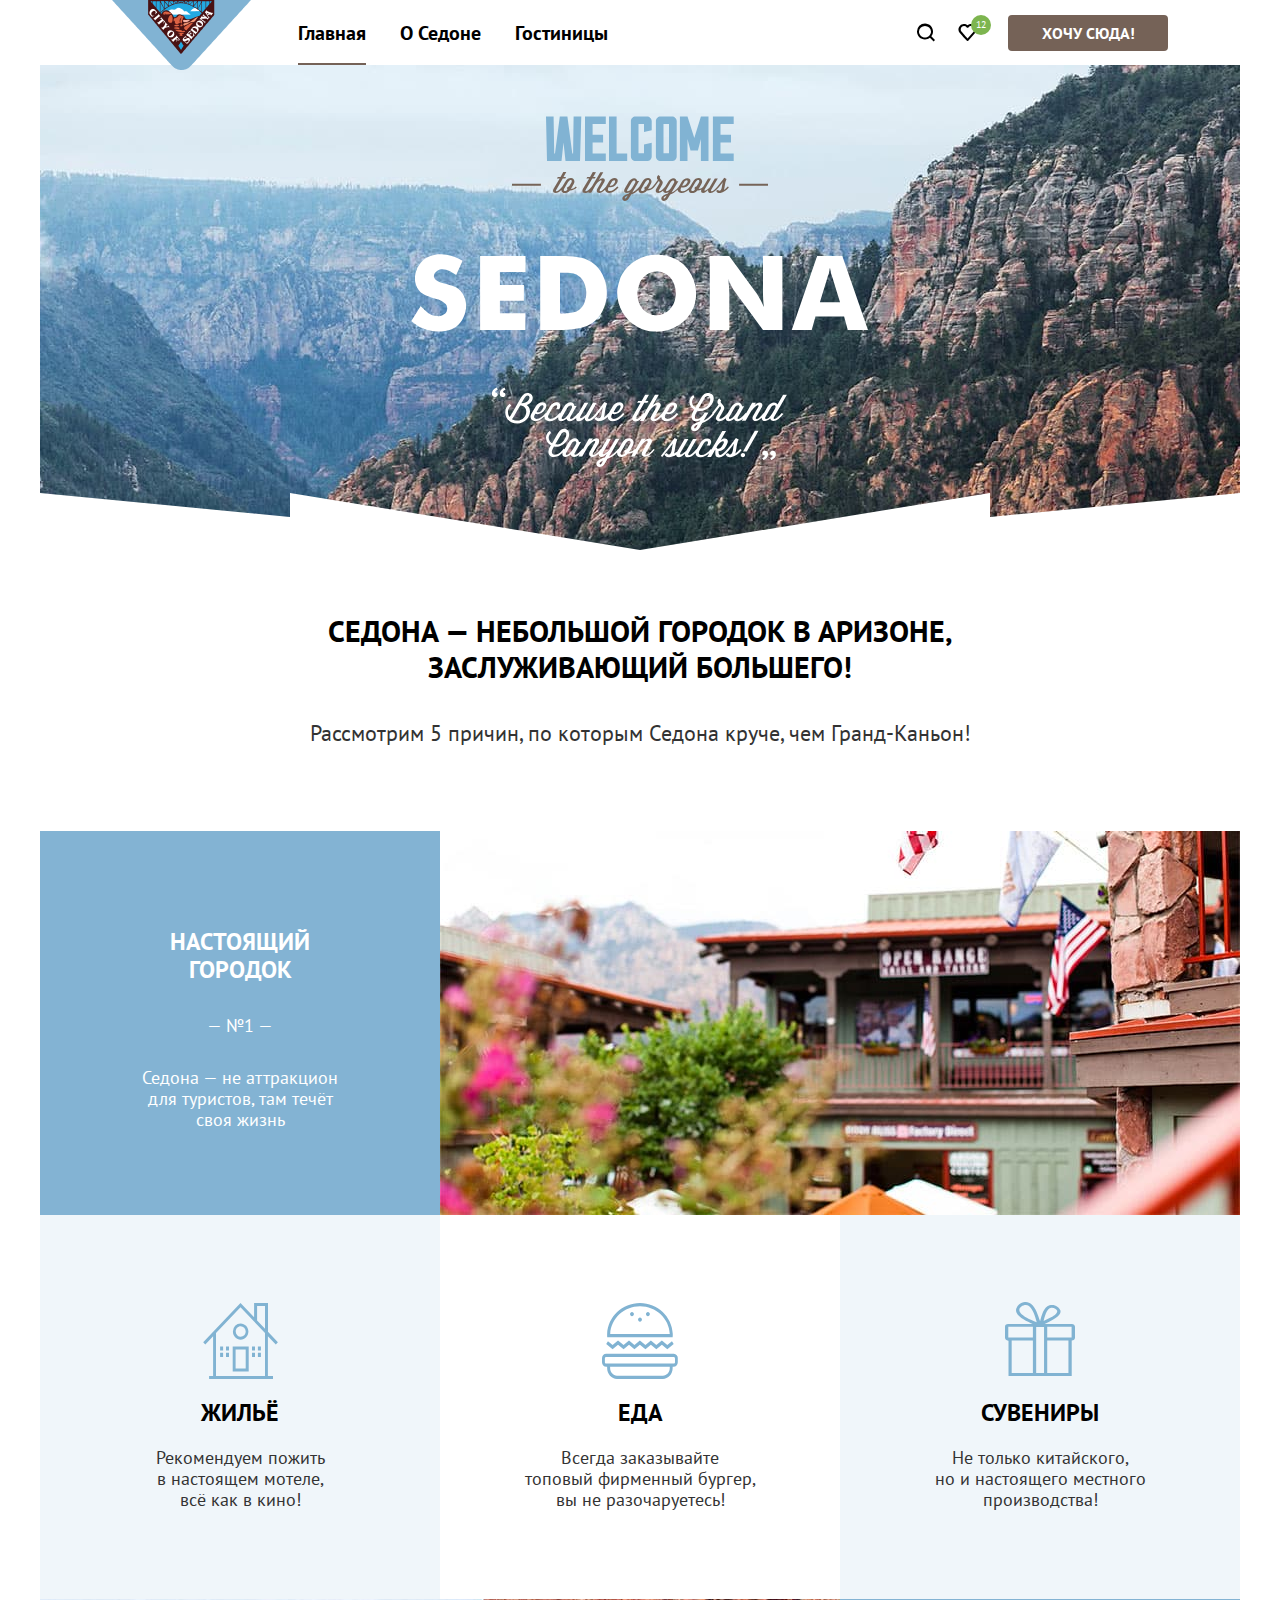
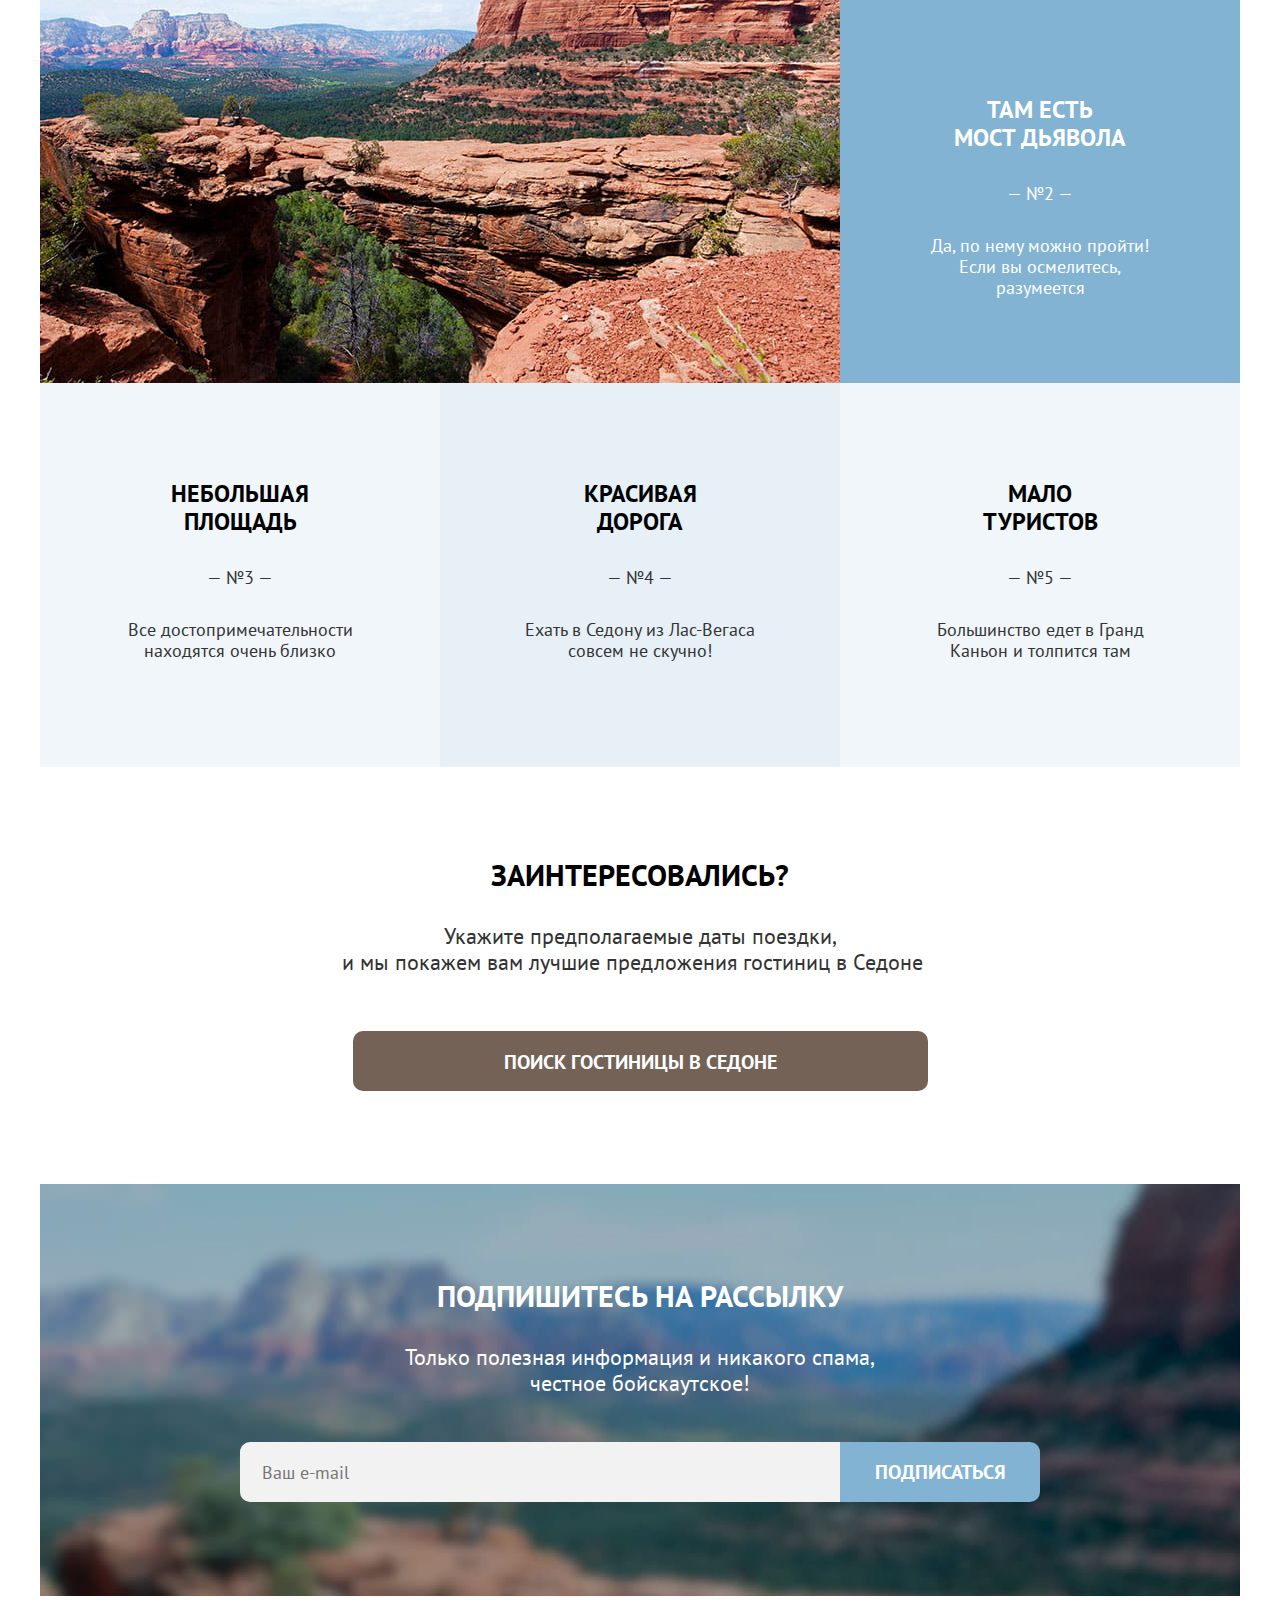
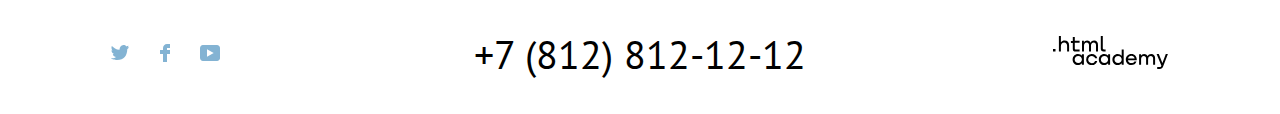
<file: sedona/index.html>
<!DOCTYPE html>

<html class="page" lang="ru">

<head>

  <meta charset="utf-8">

  <title>Седона небольшой городок в Аризоне</title>

  <link rel="stylesheet" href="css/styles.css">

  <link rel="icon" href="favicon.ico">

  <link rel="icon" href="img/icons/favicon-32.png" type="image/png" sizes="32x32">

</head>

<body class="content">

  <header class="page-header">

    <nav class="header-navigation">

      <a class="logo-link">

        <img class="nav-logo" src="img/icons/sedona-logo.png" width="139" height="70" alt="Сити оф Седона логотип.">

      </a>

      <ul class="nav-menu">

        <li class="nav-item active-nav-item">

          <a class="nav-link">Главная</a>

        </li>

        <li class="nav-item">

          <a class="nav-link" href="#">О Седоне</a>

        </li>

        <li class="nav-item">

          <a class="nav-link" href="catalog.html">Гостиницы</a>

        </li>
      </ul>

      <div class="user-nav">

        <a class="icon-link" href="#">

          <span class="visually-hidden">Поиск.</span>

          <svg class="search-icon" aria-hidden="true" focusable="false" width="19" height="19" viewBox="0 0 19 19"
            fill="none" xmlns="http://www.w3.org/2000/svg" role="img" aria-label="Кнопка поиска.">
            <path
              d="m19.03 17.05-3.71-3.7c1-1.3 1.7-3 1.7-4.9 0-4.4-3.61-8-8.02-8a8.12 8.12 0 0 0-8.03 8.1c0 4.4 3.61 8 8.03 8 1.8 0 3.5-.6 4.91-1.7l3.71 3.7 1.4-1.5ZM9 14.55c-3.31 0-6.02-2.7-6.02-6a6.03 6.03 0 0 1 12.03 0c0 3.3-2.7 6-6.01 6Z" />
          </svg>

        </a>

        <a class="icon-link" href="#">

          <span class="visually-hidden">Избранное.</span>

          <svg class="heart-icon" aria-hidden="true" focusable="false" width="19" height="17" viewBox="0 0 19 17"
            fill="none" xmlns="http://www.w3.org/2000/svg" role="img" aria-label="Кнопка избранное.">
            <path
              d="M9.44 17c-.3 0-.6-.1-.8-.4-5.41-6.1-6.72-7.5-7.02-7.9A5.4 5.4 0 0 1 6.03 0c1.3 0 2.51.5 3.51 1.3a5.47 5.47 0 0 1 9.03 4.1c0 1.3-.5 2.5-1.3 3.4l-7.02 7.9c-.2.2-.4.3-.8.3ZM3.43 7.5c.3.4 3.5 4 6.11 6.9l6.22-7c.5-.5.7-1.2.7-2 0-1.8-1.5-3.3-3.3-3.3-1 0-2.01.5-2.71 1.3-.3.3-.6.4-.9.4-.3 0-.6-.2-.8-.4a3.7 3.7 0 0 0-2.72-1.3c-1.8 0-3.3 1.5-3.3 3.3-.1.9.3 1.6.7 2.1-.1 0-.1 0 0 0Z" />
          </svg>

          <span class="icon-button-counter">12</span>

        </a>

        <a class="button secondary-button user-nav-button" href="#">Хочу сюда!</a>
      </div>
    </nav>
  </header>

  <main class="main-container  main-index">

    <div class="main-promo">

      <h1 class="visually-hidden">Туристический город Седона.</h1>

    </div>

    <section class="benefits">

      <h2 class="visually-hidden">Преимущества Седоны.</h2>

      <div class="benefits-description">

        <p class="section-title">Седона — небольшой городок в Аризоне, заслуживающий большего!</p>

        <p class="section-description">Рассмотрим 5 причин, по которым Седона круче, чем Гранд-Каньон!</p>

      </div>

      <ol class="benefit-list">

        <li class="benefit-item large-benefit-item">

          <div class="wrapper-large-benefit">

            <h3 class="benefit-title">Настоящий <br>городок</h3>

            <span class="benefit-num">— №1 —</span>

            <p class="benefit-text">Седона — не аттракцион<br> для туристов, там течёт <br> своя жизнь</p>

          </div>

          <img class="benefit-img" src="img/content/sedona-houses.jpg" width="800" height="384"
            alt="Фото города Седона с заведениями.">

          <ul class="benefit-list benefit-list-inner">

            <li class="benefit-item">

              <h4 class="benefit-title">Жильё</h4>

              <p class="benefit-text">Рекомендуем пожить <br> в настоящем мотеле,<br> всё как в кино!</p>

            </li>

            <li class="benefit-item">

              <h4 class="benefit-title">Еда</h4>

              <p class="benefit-text">Всегда заказывайте<br> топовый фирменный бургер,<br> вы не разочаруетесь!</p>

            </li>

            <li class="benefit-item">

              <h4 class="benefit-title">Сувениры</h4>

              <p class="benefit-text">Не только китайского,<br> но и настоящего местного<br> производства!</p>

            </li>
          </ul>
        </li>

        <li class="benefit-item large-benefit-item">

          <div class="wrapper-large-benefit">

            <h3 class="benefit-title">Там есть<br> мост дьявола</h3>

            <span class="benefit-num">— №2 —</span>

            <p class="benefit-text">Да, по нему можно пройти!<br> Если вы осмелитесь,<br> разумеется</p>

          </div>

          <img class="benefit-img" width="800" height="384" src="img/content/devils-bridge.jpg"
            alt="Фото Моста Дьявола: Природного каменного моста между скалами.">

        </li>

        <li class="benefit-item">

          <h3 class="benefit-title">Небольшая<br> площадь</h3>

          <span class="benefit-num">— №3 —</span>

          <p class="benefit-text">Все достопримечательности<br> находятся очень близко</p>

        </li>

        <li class="benefit-item">

          <h3 class="benefit-title">Красивая<br> дорога</h3>

          <span class="benefit-num">— №4 —</span>

          <p class="benefit-text">Ехать в Седону из Лас-Вегаса<br> совсем не скучно!</p>

        </li>

        <li class="benefit-item">

          <h3 class="benefit-title">Мало<br> туристов</h3>

          <span class="benefit-num">— №5 —</span>

          <p class="benefit-text">Большинство едет в Гранд<br> Каньон и толпится там</p>

        </li>
      </ol>
    </section>

    <section class="search-section">

      <h2 class="visually-hidden">Поиск гостиниц.</h2>

      <p class="search-header">Заинтересовались?</p>

      <p class="search-caption">Укажите предполагаемые даты поездки,<br> <span class="search-caption-text">и мы покажем
          вам лучшие предложения гостиниц в
          Седоне</span></p>

      <a class="button secondary-button button-large" href="#">Поиск гостиницы в Седоне</a>

    </section>

    <section class="subscription-section">

      <h2 class="section-title">Подпишитесь на рассылку</h2>

      <p class="section-description">Только полезная информация и никакого спама,<br> честное бойскаутское!</p>

      <form class="email-form" action="https://echo.htmlacademy.ru/" method="post">

        <label class="email-input-label" for="email">

          <span class="visually-hidden">Ваш e-mail.</span>

          <input class="email-input" type="email" id="email" name="email" placeholder="Ваш e-mail">

        </label>

        <button class="button button-large" type="submit">Подписаться</button>

      </form>
    </section>
  </main>

  <footer class="page-footer">

    <ul class="network-list">

      <li class="network-item">

        <a class="network-link twitter-link" href="https://twitter.com/htmlacademy_ru" target="_blank">

          <svg class="network-icon" width="18" height="15" aria-hidden="true" focusable="false" viewBox="0 0 18 15"
            xmlns="http://www.w3.org/2000/svg" aria-label="Кнопка Твитера">
            <path
              d="M11.6.2c1.8-.5 3.2.3 3.8 1.2.7-.2 1.4-.5 2.1-.7 0 .9-.6 1.5-.9 1.8.7.1 1.4-.6 1.4-.6-.2 1-1.1 1.8-1.7 2C16.1 10.7 13 15.1 5.7 15h-.5c-.4 0-4.4-.5-5.2-1.9 2.4.2 4.1-.4 5-1.2-1-.3-2.9-.4-3.2-2.9.4.1.6.2 1.3.1C1.8 8.3.4 7.5.5 5.3c.3.3 1.1.5 1.4.5C1.1 5.6-.2 2.5.9.9c1.9 1.9 4 3.6 7.6 3.8C8.7 2.3 9.7.8 11.6.2Z" />
          </svg>

        </a>
      </li>

      <li class="network-item">

        <a class="network-link facebook-link" href="https://facebook.com/htmlacademy" target="_blank">

          <svg class="network-icon" width="10" height="18" aria-hidden="true" focusable="false" viewBox="00 10 18"
            xmlns="http://www.w3.org/2000/svg" role="img" aria-label="Кнопка Фэйсбука">
            <path d="M7 0C4.8 0 3 1.8 3 4v2H0v4h3v8h4v-8h3V6H7V4h3V0H7Z" />
          </svg>

        </a>
      </li>

      <li class="network-item">

        <a class="network-link youtube-link" href="https://www.youtube.com/c/HTMLAcademyRUS" target="_blank">

          <svg class="network-icon" width="20" height="16" aria-hidden="true" focusable="false" viewBox="0 0 20 16"
            xmlns="http://www.w3.org/2000/svg" role="img" aria-label="Кнопка Ютуба.">
            <path
              d="M17 0H2.9C1.2 0 0 1.5 0 3.2v9.5C0 14.5 1.2 16 2.9 16h14.3c1.5 0 2.9-1.5 2.9-3.2V3.2C19.9 1.5 18.7 0 17 0ZM7 11.8V4.2L13.7 8 7 11.8Z" />
          </svg>

        </a>
      </li>
    </ul>

    <a class="contact-number" href="tel:78128121212">+7 (812) 812-12-12</a>

    <a class="footer-logo-link" href="https://htmlacademy.ru" target="_blank">

      <span class="visually-hidden">Разработано HTML academy.</span>

      <svg class="footer-logo" width="115" height="34" xmlns="http://www.w3.org/2000/svg" role="img"
        aria-label="Логотип HTMLacademy">
        <path
          d="M0 12.9v2.6h2.5v-2.6H0ZM11.6 4.5c-1.6 0-2.8.7-3.6 1.7h-.1V0h-2v15.5h2v-5.3c0-2.1 1.3-3.6 3.3-3.6 1.8 0 2.9 1.4 2.9 3.2v5.7h2V9.4c.1-3-1.8-4.9-4.5-4.9ZM26.6 4.8h-4.8V1.1h-2v3.8h-1.9v2h1.9v6c0 1.7 1 2.7 2.7 2.7h4.1v-2h-3.7c-.7 0-1.1-.4-1.1-1.1V6.8h4.8v-2ZM41.1 4.6c-1.6 0-2.9.8-3.5 2.1h-.1c-.6-1.2-1.8-2.1-3.4-2.1-1.4 0-2.5.8-3.1 1.8h-.1V4.8H29v10.6h2V10c0-2 1-3.5 2.6-3.5 1.5 0 2.4 1 2.4 2.6v6.3h2V9.8c0-2.4 1.4-3.3 2.6-3.3 1.5 0 2.4 1 2.4 2.6v6.3h2V8.9c.1-2.5-1.4-4.3-3.9-4.3ZM47.8 12.7c0 1.7 1 2.7 2.8 2.7h2v-2h-1.7c-.7 0-1.1-.4-1.1-1.1V0h-2v12.7ZM28.9 19.7c-.9-1.1-2.2-1.8-3.9-1.8-3.1 0-5.4 2.3-5.4 5.6s2.3 5.6 5.4 5.6c1.8 0 3-.8 3.8-1.9h.1v1.6h2V18.2h-2v1.5Zm-3.6 7.4c-2.2 0-3.6-1.6-3.6-3.6s1.4-3.6 3.6-3.6 3.6 1.6 3.6 3.6c0 1.9-1.4 3.6-3.6 3.6ZM44.2 22c-.5-2.4-2.6-4.1-5.4-4.1a5.4 5.4 0 0 0-5.6 5.6c0 3.1 2.2 5.6 5.6 5.6 2.8 0 4.9-1.8 5.4-4.2h-2.1a3.4 3.4 0 0 1-3.3 2.3c-2.2 0-3.6-1.6-3.6-3.6s1.4-3.6 3.6-3.6c1.6 0 2.8 1 3.3 2.2h2.1V22ZM55.1 19.7c-.9-1.1-2.2-1.8-3.9-1.8-3.1 0-5.4 2.3-5.4 5.6s2.3 5.6 5.4 5.6c1.8 0 3-.8 3.8-1.9h.1v1.6h2V18.2h-2v1.5Zm-3.6 7.4c-2.2 0-3.6-1.6-3.6-3.6s1.4-3.6 3.6-3.6 3.6 1.6 3.6 3.6c0 1.9-1.5 3.6-3.6 3.6ZM68.7 19.8c-.9-1.1-2.2-1.9-3.9-1.9-3.1 0-5.4 2.3-5.4 5.6s2.2 5.6 5.4 5.6c1.7 0 3-.8 3.8-1.8h.1v1.5h2V13.4h-2v6.4Zm-3.6 7.3c-2.2 0-3.6-1.6-3.6-3.6s1.4-3.6 3.6-3.6 3.6 1.6 3.6 3.6c-.1 2-1.5 3.6-3.6 3.6ZM78.3 17.9c-3.3 0-5.5 2.5-5.5 5.6 0 3 2.1 5.6 5.5 5.6 2.5 0 4.5-1.3 5.2-3.6h-2.1c-.5 1-1.6 1.6-3 1.6-1.9 0-3.3-1.3-3.4-2.9h8.8c.2-3.6-2-6.3-5.5-6.3Zm0 1.9c1.7 0 3 1 3.3 2.6h-6.5c.3-1.5 1.5-2.6 3.2-2.6ZM98.2 17.9c-1.6 0-2.9.8-3.6 2h-.1c-.6-1.2-1.8-2-3.4-2-1.4 0-2.5.7-3.1 1.8v-1.5h-1.9v10.6h2v-5.4c0-2 1-3.4 2.6-3.5 1.5 0 2.4 1 2.4 2.6v6.3h2v-5.6c0-2.4 1.4-3.3 2.6-3.3 1.5 0 2.4 1 2.4 2.6v6.3h2v-6.5c.1-2.6-1.4-4.4-3.9-4.4ZM109.4 27l-3.6-8.9h-2.2l4.8 11.6c-.3.9-.7 1.2-1.7 1.2h-2.5v2h2.5c1.8 0 2.8-.8 3.5-2.6l4.7-12.2h-2.1l-3.4 8.9Z" />
      </svg>

    </a>

  </footer>


  <div class="modal-container">

    <form class="modal modal-search" action="https://echo.htmlacademy.ru/" method="post">

      <div class="modal-title-wrapper">

        <h2 class="modal-title">Поиск гостиницы в Седоне</h2>

        <button class="modal-close-button" type="button">

          <span class="visually-hidden">Закрыть.</span>

        </button>
      </div>

      <label class="arrive-date-label" for="arrive-date">

        <input class="arrive-date-input" type="text" id="arrive-date" name="arrive-date" placeholder="Укажите дату"
          value="27 апреля 2020" required>

        <span>Дата заезда:</span>

      </label>

      <label class="leave-date-label" for="leave-date">

        <input class="leave-date-input" type="text" id="leave-date" name="leave-date" placeholder="Укажите дату"
          value="1 сентября 2021" required>

        <span>Дата выезда:</span>
      </label>

      <div class="modal-ineer-wrapper">

        <div class="adult-input-wrapper">

          <div class="num-wrapper">

            <label for="adult-num">

              <input class="adult-input" type="number" id="adult-num" name="adult-num" placeholder="0" value="2"
                required>

            </label>

            <button class="modal-button button-plus" type="button"></button>

            <button class="modal-button button-minus" type="button"></button>

          </div>

          <span>Взрослые:</span>

        </div>

        <div class="children-input-wrapper">

          <div class="num-wrapper">

            <label for="children-num">

              <input class="children-input" type="number" id="children-num" name="children-num" placeholder="0"
                value="1">

            </label>

            <button class="modal-button button-plus" type="button"></button>

            <button class="modal-button button-minus" type="button"></button>

          </div>

          <span class="tooltip">Дети:

            <span class="children-info">

              <span class="tooltip-text">Укажите количество детей, которые будут с вами, возраст которых от 6 до 18 лет.
                Дети до 6 лет размещаются бесплатно.</span>

            </span>
          </span>
        </div>
      </div>

      <button class="button button-large modal-search-button" type="submit">Найти</button>

    </form>
  </div>
</body>

</html>
</file>
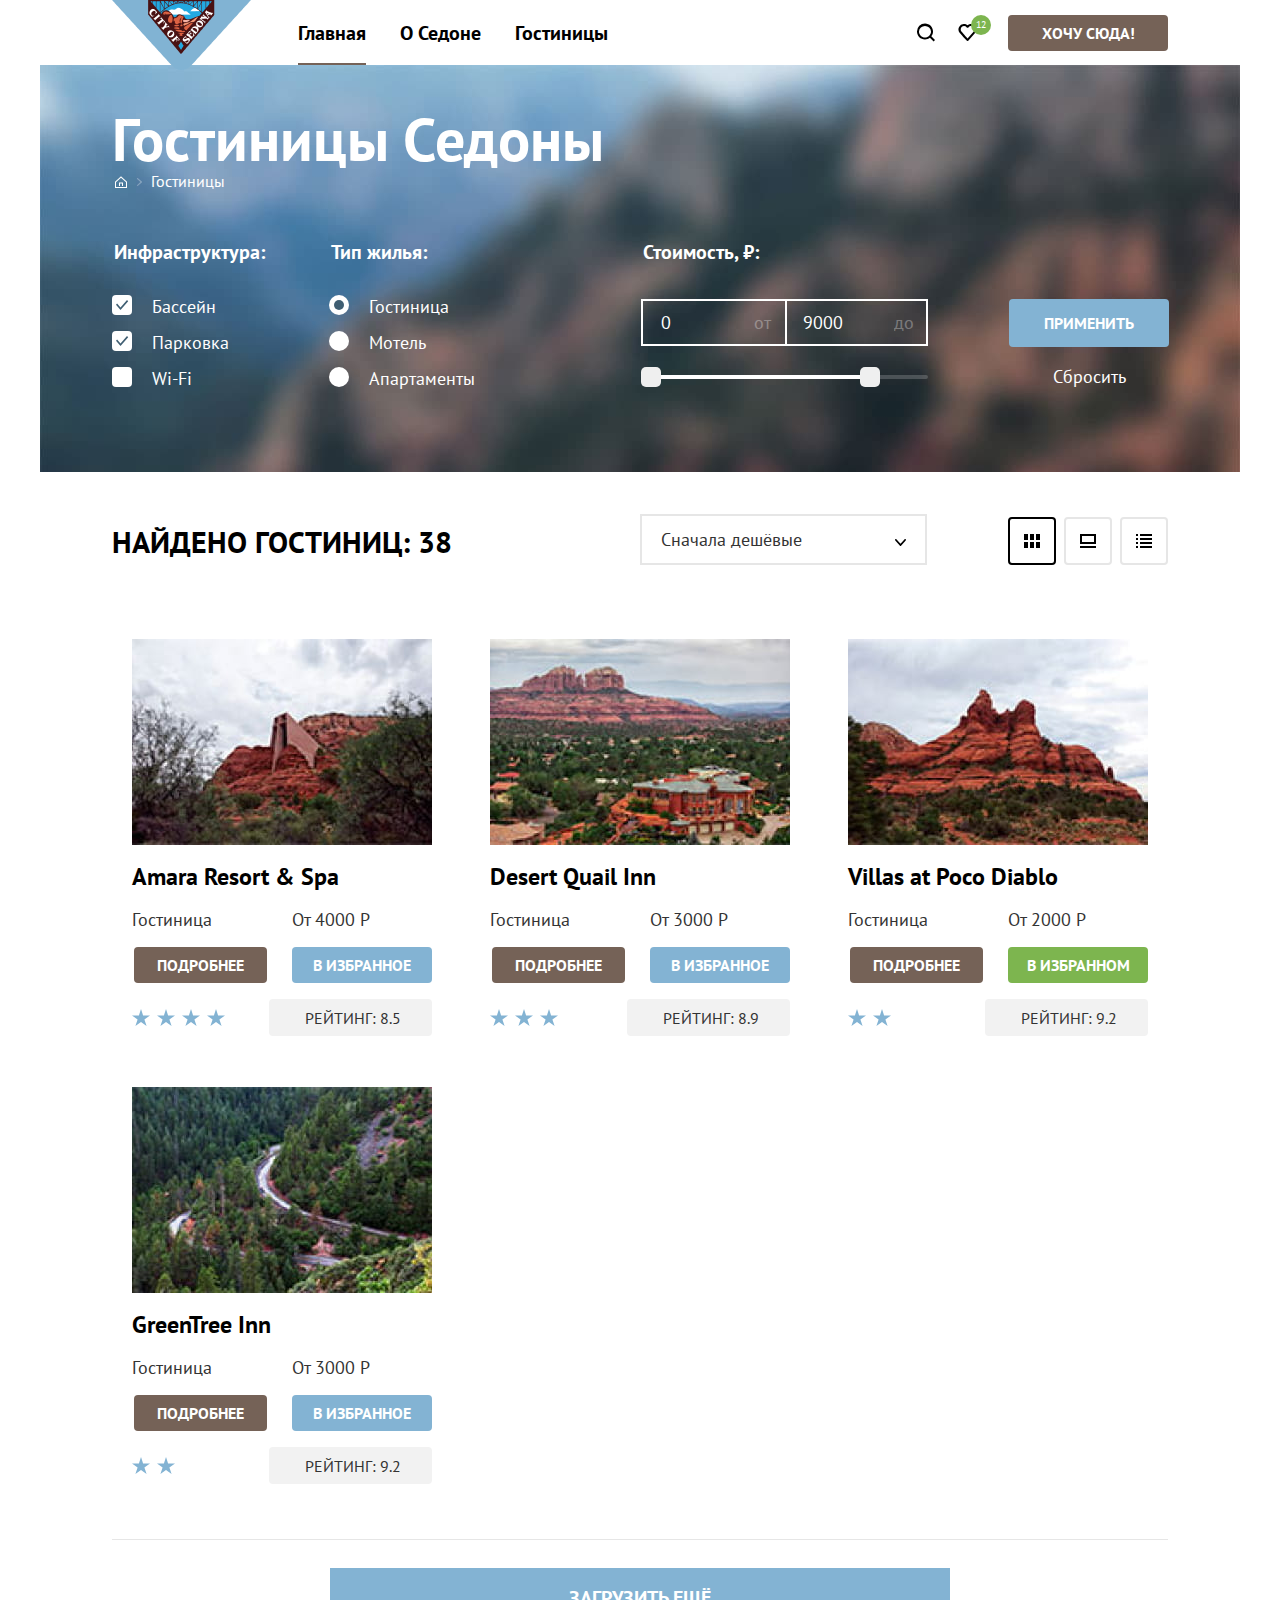
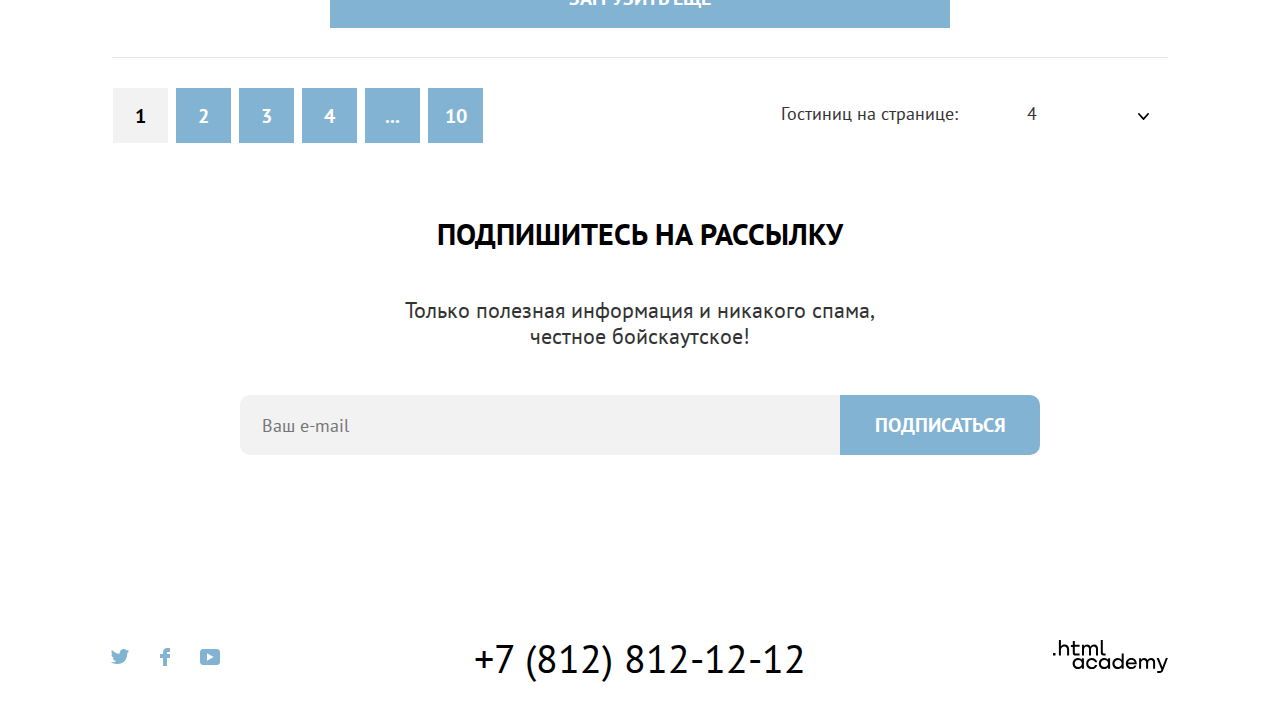
<file: sedona/catalog.html>
<!DOCTYPE html>

<html class="page" lang="ru">

<head>

  <meta charset="utf-8">

  <title>Седона небольшой городок в Аризоне</title>

  <link rel="stylesheet" href="css/styles.css">

  <link rel="icon" href="favicon.ico">

  <link rel="icon" href="img/icons/favicon-32.png" type="image/png" sizes="32x32">
</head>

<body class="content">

  <header class="page-header">

    <nav class="header-navigation">

      <a class="logo-link">

        <img class="nav-logo" src="img/icons/sedona-logo.png" width="139" height="70" alt="Сити оф Седона логотип">

      </a>

      <ul class="nav-menu">

        <li class="nav-item active-nav-item">

          <a class="nav-link">Главная</a>

        </li>

        <li class="nav-item">

          <a class="nav-link" href="#">О Седоне</a>

        </li>

        <li class="nav-item">

          <a class="nav-link" href="catalog.html">Гостиницы</a>

        </li>
      </ul>

      <div class="user-nav">

        <a class="icon-link" href="#">

          <span class="visually-hidden">Поиск.</span>

          <svg class="search-icon" aria-hidden="true" focusable="false" width="19" height="19" viewBox="0 0 19 19"
            fill="none" xmlns="http://www.w3.org/2000/svg" role="img" aria-label="Кнопка поиска.">
            <path
              d="m19.03 17.05-3.71-3.7c1-1.3 1.7-3 1.7-4.9 0-4.4-3.61-8-8.02-8a8.12 8.12 0 0 0-8.03 8.1c0 4.4 3.61 8 8.03 8 1.8 0 3.5-.6 4.91-1.7l3.71 3.7 1.4-1.5ZM9 14.55c-3.31 0-6.02-2.7-6.02-6a6.03 6.03 0 0 1 12.03 0c0 3.3-2.7 6-6.01 6Z" />
          </svg>

        </a>

        <a class="icon-link" href="#">

          <span class="visually-hidden">Избранное.</span>

          <svg class="heart-icon" aria-hidden="true" focusable="false" width="19" height="17" viewBox="0 0 19 17"
            fill="none" xmlns="http://www.w3.org/2000/svg" role="img" aria-label="Кнопка избранное.">
            <path
              d="M9.44 17c-.3 0-.6-.1-.8-.4-5.41-6.1-6.72-7.5-7.02-7.9A5.4 5.4 0 0 1 6.03 0c1.3 0 2.51.5 3.51 1.3a5.47 5.47 0 0 1 9.03 4.1c0 1.3-.5 2.5-1.3 3.4l-7.02 7.9c-.2.2-.4.3-.8.3ZM3.43 7.5c.3.4 3.5 4 6.11 6.9l6.22-7c.5-.5.7-1.2.7-2 0-1.8-1.5-3.3-3.3-3.3-1 0-2.01.5-2.71 1.3-.3.3-.6.4-.9.4-.3 0-.6-.2-.8-.4a3.7 3.7 0 0 0-2.72-1.3c-1.8 0-3.3 1.5-3.3 3.3-.1.9.3 1.6.7 2.1-.1 0-.1 0 0 0Z" />
          </svg>

          <span class="icon-button-counter">12</span>
        </a>

        <a class="button secondary-button user-nav-button" href="#">Хочу сюда!</a>

      </div>
    </nav>
  </header>

  <main class="main-container  main-inner">

    <div class="main-header">

      <h1 class="main-inner-header">Гостиницы Седоны</h1>

      <ul class="breadcrumbs">

        <li class="breadcrumbs-item">

          <a class="breadcrumbs-link breadcrumbs-link-home" href="index.html"></a>

        </li>

        <li class="breadcrumbs-item">

          <a class="breadcrumbs-link">Гостиницы</a>

        </li>
      </ul>

      <section class="search-filter">

        <h2 class="visually-hidden">Фильтр списка гостиниц.</h2>

        <form class="filter-form" action="https://echo.htmlacademy.ru/" method="post">

          <fieldset class="filter-group">

            <legend class="filter-legend">Инфраструктура:</legend>

            <ul class="checkbox-fiter-list">

              <li class="checkbox-fiter-item">

                <label class="filter-checkbox-label" for="pool">

                  <input class="filter-checkbox-input" type="checkbox" id="pool" name="infrastructure" checked>

                  <span class="control-mark"></span>

                  <span class="control-label">Бассейн</span>

                </label>

              </li>

              <li class="checkbox-fiter-item">

                <label class="filter-checkbox-label" for="parking">

                  <input class="filter-checkbox-input" type="checkbox" id="parking" name="infrastructure" checked>

                  <span class="control-mark"></span>

                  <span class="control-label">Парковка</span>

                </label>
              </li>

              <li class="checkbox-fiter-item">

                <label class="filter-checkbox-label" for="wifi">

                  <input class="filter-checkbox-input" type="checkbox" id="wifi" name="infrastructure">

                  <span class="control-mark"></span>

                  <span class="control-label">Wi-Fi</span>

                </label>
              </li>
            </ul>
          </fieldset>

          <fieldset class="filter-group">

            <legend class="filter-legend">Тип жилья:</legend>

            <ul class="radio-fiter-list">

              <li class="radio-fiter-item">

                <label class="filter-radio-label" for="hotel">

                  <input class="filter-radio-input" type="radio" id="hotel" name="housing" checked>

                  <span class="control-mark"></span>

                  <span class="control-label">Гостиница</span>

                </label>
              </li>

              <li class="radio-fiter-item">

                <label class="filter-radio-label" for="motel">

                  <input class="filter-radio-input" type="radio" id="motel" name="housing">

                  <span class="control-mark"></span>

                  <span class="control-label">Мотель</span>

                </label>
              </li>

              <li class="radio-fiter-item">

                <label class="filter-radio-label" for="appartment">

                  <input class="filter-radio-input" type="radio" id="appartment" name="housing">

                  <span class="control-mark"></span>

                  <span class="control-label">Апартаменты</span>

                </label>
              </li>
            </ul>
          </fieldset>

          <fieldset class="filter-group filter-slider">

            <legend class="filter-legend">Стоимость, ₽:</legend>

            <div class="range">

              <div class="range-fields">

                <label class="range-label" for="price-from">

                  <span class="range-filter-span">от</span>

                  <input class="range-filter-input" type="number" id="price-from" name="price-from" value="0" min="0"
                    max="100000" step="100">

                </label>

                <label class="range-label" for="price-to">

                  <span class="range-filter-span">до</span>

                  <input class="range-filter-input" type="number" id="price-to" name="price-to" value="9000" min="0"
                    max="100000" step="100">

                </label>
              </div>

              <div class="range-slider slider">

                <div class="slide-bar">

                  <button class="range-toggle toggle-min" type="button">

                    <span class="visually-hidden">Ручка минимальной цены.</span>

                  </button>

                  <button class="range-toggle toggle-max" type="button">

                    <span class="visually-hidden">Ручка максимальной цены.</span>

                  </button>
                </div>
              </div>
            </div>
          </fieldset>

          <div class="filter-buttons">

            <button class="button button-use" type="submit">Применить</button>

            <button class="button button-del" type="button">Сбросить</button>

          </div>
        </form>
      </section>
    </div>

    <section class="search-result">

      <h2 class="visually-hidden">Результаты поиска.</h2>

      <div class="total-filter-section">

        <p class="total-hotels">Найдено гостиниц: 38</p>

        <details class="filter-type catalog-select">

          <summary class="filter-type-title">Сначала дешёвые</summary>

          <ul class="select-menu">

            <li class="select-item">

              <a class="hotel-filter-button active-filter-button">Сначала дешёвые</a>

            </li>

            <li class="select-item">

              <a class="hotel-filter-button" href="#">Сначала дорогие</a>

            </li>

            <li class="select-item">

              <a class="hotel-filter-button" href="#">Сначала популярные</a>

            </li>

            <li class="select-item">

              <a class="hotel-filter-button" href="#">Сначала комфортные</a>

            </li>
          </ul>
        </details>

        <ul class="dispay-filter-list">

          <li class="display-filter-item">

            <a class="display-filter-button active-display-filter-button">

              <span class="visually-hidden">Карточками.</span>

              <svg class="display-fiter-icon" width="16" height="14" fill="none" focusable="false" viewBox="0 0 16 14"
                xmlns="http://www.w3.org/2000/svg" role="img" aria-label="Кнопка отображения карточками.">
                <g clip-path="url(#a)" fill="#000">
                  <path d="M4 0H0v6h4V0ZM16 0h-4v6h4V0ZM10 0H6v6h4V0ZM4 8H0v6h4V8ZM16 8h-4v6h4V8ZM10 8H6v6h4V8Z" />
                </g>
                <defs>
                  <clipPath>
                    <path fill="#FFFFFF" d="M0 0h16v14H0z" />
                  </clipPath>
                </defs>
              </svg>

            </a>
          </li>

          <li class="display-filter-item">

            <a class="display-filter-button" href="#">

              <span class="visually-hidden">Слайдами.</span>

              <svg class="display-fiter-icon" width="16" height="14" fill="none" focusable="false" viewBox="0 0 16 14"
                xmlns="http://www.w3.org/2000/svg" role="img" aria-label="Кнопка отображения слайдами.">
                <g clip-path="url(#a)" fill="#000">
                  <path d="M16 12H0v2h16v-2ZM14 2v6H2V2h12Zm2-2H0v10h16V0Z" />
                </g>
                <defs>
                  <clipPath>
                    <path fill="#FFFFFF" d="M0 0h16v14H0z" />
                  </clipPath>
                </defs>
              </svg>

            </a>
          </li>

          <li class="display-filter-item">

            <a class="display-filter-button" href="#">

              <span class="visually-hidden">Списком.</span>

              <svg class="display-fiter-icon" width="16" height="14" fill="none" focusable="false" viewBox="0 0 16 14"
                xmlns="http://www.w3.org/2000/svg" role="img" aria-label="Кнопка отображения списком.">
                <g clip-path="url(#a)" fill="#000">
                  <path
                    d="M2 0H0v2h2V0ZM16 0H4v2h12V0ZM2 4H0v2h2V4ZM16 4H4v2h12V4ZM2 8H0v2h2V8ZM16 8H4v2h12V8ZM2 12H0v2h2v-2ZM16 12H4v2h12v-2Z" />
                </g>
                <defs>
                  <clipPath id="a">
                    <path fill="#FFFFFF" d="M0 0h16v14H0z" />
                  </clipPath>
                </defs>
              </svg>

            </a>
          </li>
        </ul>
      </div>

      <section>

        <h3 class="visually-hidden">Список гостиниц.</h3>

        <ul class="hotel-list">

          <li class="hotel-card">

            <a class="hotel-card-link" href="#">

              <h4 class="hotel-card-title">Amara Resort & Spa</h4>

              <img class="hotel-card-image" src="img/content/amara-resorts-photo.jpg" width="300" height="206"
                alt="Отель Амара на фоне скалистого холма.">

            </a>

            <div class="hotel-description">

              <span class="hotel-span">Гостиница</span>

              <span class="hotel-span-price">От 4000 Р</span>

            </div>

            <a class="hotel-card-button button secondary-button" href="#">Подробнее</a>

            <a class="hotel-card-button button" href="#">В Избранное</a>

            <div class="hotel-stars four-stars">

              <span class="visually-hidden">4 звезды.</span>

              <span class="star"></span>

              <span class="star"></span>

              <span class="star"></span>

              <span class="star"></span>

            </div>

            <p class="hotel-rating">Рейтинг: 8.5</p>

          </li>

          <li class="hotel-card">

            <a class="hotel-card-link" href="#">

              <h4 class="hotel-card-title">Desert Quail Inn</h4>

              <img class="hotel-card-image" src="img/content/desert-quail-photo.jpg" width="300" height="206"
                alt="Отель Дезерт Койл в песчаной степи с обильной растительностью.">

            </a>

            <div class="hotel-description">

              <span class="hotel-span">Гостиница</span>

              <span class="hotel-span-price">От 3000 Р</span>

            </div>

            <a class="hotel-card-button button secondary-button" href="#">Подробнее</a>

            <a class="hotel-card-button button" href="#">В Избранное</a>

            <div class="hotel-stars three-stars">

              <span class="visually-hidden">3 звезды.</span>

              <span class="star"></span>

              <span class="star"></span>

              <span class="star"></span>

            </div>

            <p class="hotel-rating">Рейтинг: 8.9</p>

          </li>

          <li class="hotel-card">

            <a class="hotel-card-link" href="#">

              <h4 class="hotel-card-title">Villas at Poco Diablo</h4>

              <img class="hotel-card-image" src="img/content/poco-diablo-photo.jpg" width="300" height="206"
                alt="Красная песчанная гора внушительных размеров.">

            </a>

            <div class="hotel-description">

              <span class="hotel-span">Гостиница</span>

              <span class="hotel-span-price">От 2000 Р</span>

            </div>

            <a class="hotel-card-button button secondary-button" href="#">Подробнее</a>

            <a class="hotel-card-button button hotel-button-active" href="#">В Избранном</a>

            <div class="hotel-stars two-stars">

              <span class="visually-hidden">2 звезды.</span>

              <span class="star"></span>

              <span class="star"></span>

            </div>

            <p class="hotel-rating">Рейтинг: 9.2</p>

          </li>

          <li class="hotel-card">

            <a class="hotel-card-link" href="#">

              <h4 class="hotel-card-title">GreenTree Inn</h4>

              <img class="hotel-card-image" src="img/content/greentree-photo.jpg" width="300" height="206"
                alt="Отель вглуби чащи леса.">

            </a>

            <p class="hotel-description">

              <span class="hotel-span">Гостиница</span>

              <span class="hotel-span-price">От 3000 Р</span>

            </p>

            <a class="hotel-card-button button secondary-button" href="#">Подробнее</a>

            <a class="hotel-card-button button" href="#">В Избранное</a>

            <div class="hotel-stars two-stars">

              <span class="visually-hidden">2 звезды.</span>

              <span class="star"></span>

              <span class="star"></span>

            </div>

            <p class="hotel-rating">Рейтинг: 9.2</p>

          </li>
        </ul>

        <div class="pagination">

          <button class="button button-large download-button" type="button">Загрузить ещё</button>

          <div class="pagination-nav">

            <h3 class="visually-hidden">Список страниц.</h3>

            <ul class="pagination-list">

              <li class="pagination-item">

                <a class="active-pagination-button pagination-link button button-large">1</a>

              </li>

              <li class="pagination-item">

                <a class="pagination-link button button-large" href="#">2</a>

              </li>

              <li class="pagination-item">

                <a class="pagination-link button button-large" href="#">3</a>

              </li>

              <li class="pagination-item">

                <a class="pagination-link button button-large" href="#">4</a>

              </li>

              <li class="pagination-item">

                <a class="pagination-link button button-large" href="#">...</a>

              </li>

              <li class="pagination-item">

                <a class="pagination-link button button-large" href="#">10</a>

              </li>

            </ul>

            <div class="pagination-select">

              <p class="pagination-label">Гостиниц на странице:</p>

              <details class="hotel-num-display">

                <summary class="filter-type-title">4</summary>

                <ul class="select-menu">

                  <li class="select-item active-item">

                    <a class="hotel-num-button" href="#">4</a>

                  </li>

                  <li class="select-item">

                    <a class="hotel-num-button" href="#">5</a>

                  </li>

                  <li class="select-item">

                    <a class="hotel-num-button" href="#">6</a>

                  </li>

                  <li class="select-item">

                    <a class="hotel-num-button" href="#">10</a>

                  </li>
                </ul>
              </details>
            </div>
          </div>
        </div>
      </section>
    </section>

    <section class="subscription-inner-section">

      <h2 class="section-title">Подпишитесь на рассылку</h2>

      <p class="section-description">Только полезная информация и никакого спама,<br> честное бойскаутское!</p>

      <form class="email-form" action="https://echo.htmlacademy.ru/" method="post">

        <label class="email-input-label" for="email">

          <span class="visually-hidden">Ваш e-mail.</span>

          <input class="email-input" type="email" id="email" name="email" placeholder="Ваш e-mail">

        </label>

        <button class="button button-large" type="submit">Подписаться</button>

      </form>
    </section>
  </main>

  <footer class="page-footer">

    <ul class="network-list">

      <li class="network-item">

        <a class="network-link twitter-link" href="https://twitter.com/htmlacademy_ru" target="_blank">

          <svg class="network-icon" width="18" height="15" aria-hidden="true" focusable="false" viewBox="0 0 18 15"
            xmlns="http://www.w3.org/2000/svg">
            <path
              d="M11.6.2c1.8-.5 3.2.3 3.8 1.2.7-.2 1.4-.5 2.1-.7 0 .9-.6 1.5-.9 1.8.7.1 1.4-.6 1.4-.6-.2 1-1.1 1.8-1.7 2C16.1 10.7 13 15.1 5.7 15h-.5c-.4 0-4.4-.5-5.2-1.9 2.4.2 4.1-.4 5-1.2-1-.3-2.9-.4-3.2-2.9.4.1.6.2 1.3.1C1.8 8.3.4 7.5.5 5.3c.3.3 1.1.5 1.4.5C1.1 5.6-.2 2.5.9.9c1.9 1.9 4 3.6 7.6 3.8C8.7 2.3 9.7.8 11.6.2Z" />
          </svg>

        </a>
      </li>

      <li class="network-item">

        <a class="network-link facebook-link" href="https://facebook.com/htmlacademy" target="_blank">

          <svg class="network-icon" width="10" height="18" aria-hidden="true" focusable="false" viewBox="00 10 18"
            xmlns="http://www.w3.org/2000/svg" role="img" aria-label="Кнопка Твитера.">
            <path d="M7 0C4.8 0 3 1.8 3 4v2H0v4h3v8h4v-8h3V6H7V4h3V0H7Z" />
          </svg>

        </a>
      </li>

      <li class="network-item">

        <a class="network-link youtube-link" href="https://www.youtube.com/c/HTMLAcademyRUS" target="_blank">

          <svg class="network-icon" width="20" height="16" aria-hidden="true" focusable="false" viewBox="0 0 20 16"
            xmlns="http://www.w3.org/2000/svg" role="img" aria-label="Кнопка Ютуба.">
            <path
              d="M17 0H2.9C1.2 0 0 1.5 0 3.2v9.5C0 14.5 1.2 16 2.9 16h14.3c1.5 0 2.9-1.5 2.9-3.2V3.2C19.9 1.5 18.7 0 17 0ZM7 11.8V4.2L13.7 8 7 11.8Z" />
          </svg>

        </a>
      </li>
    </ul>

    <a class="contact-number" href="tel:78128121212">+7 (812) 812-12-12</a>

    <a class="footer-logo-link" href="https://htmlacademy.ru" target="_blank">

      <span class="visually-hidden">Разработано HTML academy.</span>

      <svg class="footer-logo" width="115" height="34" xmlns="http://www.w3.org/2000/svg" role="img"
        aria-label="Кнопка Фэйсбука.">
        <path
          d="M0 12.9v2.6h2.5v-2.6H0ZM11.6 4.5c-1.6 0-2.8.7-3.6 1.7h-.1V0h-2v15.5h2v-5.3c0-2.1 1.3-3.6 3.3-3.6 1.8 0 2.9 1.4 2.9 3.2v5.7h2V9.4c.1-3-1.8-4.9-4.5-4.9ZM26.6 4.8h-4.8V1.1h-2v3.8h-1.9v2h1.9v6c0 1.7 1 2.7 2.7 2.7h4.1v-2h-3.7c-.7 0-1.1-.4-1.1-1.1V6.8h4.8v-2ZM41.1 4.6c-1.6 0-2.9.8-3.5 2.1h-.1c-.6-1.2-1.8-2.1-3.4-2.1-1.4 0-2.5.8-3.1 1.8h-.1V4.8H29v10.6h2V10c0-2 1-3.5 2.6-3.5 1.5 0 2.4 1 2.4 2.6v6.3h2V9.8c0-2.4 1.4-3.3 2.6-3.3 1.5 0 2.4 1 2.4 2.6v6.3h2V8.9c.1-2.5-1.4-4.3-3.9-4.3ZM47.8 12.7c0 1.7 1 2.7 2.8 2.7h2v-2h-1.7c-.7 0-1.1-.4-1.1-1.1V0h-2v12.7ZM28.9 19.7c-.9-1.1-2.2-1.8-3.9-1.8-3.1 0-5.4 2.3-5.4 5.6s2.3 5.6 5.4 5.6c1.8 0 3-.8 3.8-1.9h.1v1.6h2V18.2h-2v1.5Zm-3.6 7.4c-2.2 0-3.6-1.6-3.6-3.6s1.4-3.6 3.6-3.6 3.6 1.6 3.6 3.6c0 1.9-1.4 3.6-3.6 3.6ZM44.2 22c-.5-2.4-2.6-4.1-5.4-4.1a5.4 5.4 0 0 0-5.6 5.6c0 3.1 2.2 5.6 5.6 5.6 2.8 0 4.9-1.8 5.4-4.2h-2.1a3.4 3.4 0 0 1-3.3 2.3c-2.2 0-3.6-1.6-3.6-3.6s1.4-3.6 3.6-3.6c1.6 0 2.8 1 3.3 2.2h2.1V22ZM55.1 19.7c-.9-1.1-2.2-1.8-3.9-1.8-3.1 0-5.4 2.3-5.4 5.6s2.3 5.6 5.4 5.6c1.8 0 3-.8 3.8-1.9h.1v1.6h2V18.2h-2v1.5Zm-3.6 7.4c-2.2 0-3.6-1.6-3.6-3.6s1.4-3.6 3.6-3.6 3.6 1.6 3.6 3.6c0 1.9-1.5 3.6-3.6 3.6ZM68.7 19.8c-.9-1.1-2.2-1.9-3.9-1.9-3.1 0-5.4 2.3-5.4 5.6s2.2 5.6 5.4 5.6c1.7 0 3-.8 3.8-1.8h.1v1.5h2V13.4h-2v6.4Zm-3.6 7.3c-2.2 0-3.6-1.6-3.6-3.6s1.4-3.6 3.6-3.6 3.6 1.6 3.6 3.6c-.1 2-1.5 3.6-3.6 3.6ZM78.3 17.9c-3.3 0-5.5 2.5-5.5 5.6 0 3 2.1 5.6 5.5 5.6 2.5 0 4.5-1.3 5.2-3.6h-2.1c-.5 1-1.6 1.6-3 1.6-1.9 0-3.3-1.3-3.4-2.9h8.8c.2-3.6-2-6.3-5.5-6.3Zm0 1.9c1.7 0 3 1 3.3 2.6h-6.5c.3-1.5 1.5-2.6 3.2-2.6ZM98.2 17.9c-1.6 0-2.9.8-3.6 2h-.1c-.6-1.2-1.8-2-3.4-2-1.4 0-2.5.7-3.1 1.8v-1.5h-1.9v10.6h2v-5.4c0-2 1-3.4 2.6-3.5 1.5 0 2.4 1 2.4 2.6v6.3h2v-5.6c0-2.4 1.4-3.3 2.6-3.3 1.5 0 2.4 1 2.4 2.6v6.3h2v-6.5c.1-2.6-1.4-4.4-3.9-4.4ZM109.4 27l-3.6-8.9h-2.2l4.8 11.6c-.3.9-.7 1.2-1.7 1.2h-2.5v2h2.5c1.8 0 2.8-.8 3.5-2.6l4.7-12.2h-2.1l-3.4 8.9Z" />
      </svg>

    </a>
  </footer>
</body>

</html>
</file>
<file: sedona/css/styles.css>
/*Stylesheet*/

@font-face {
  font-family: "PT Sans";
  font-weight: 400;
  font-style: normal;
  font-display: swap;
  src: url("../fonts/ptsans-400.woff2") format("woff2");
}

@font-face {
  font-family: "PT Sans";
  font-weight: 700;
  font-style: normal;
  font-display: swap;
  src: url("../fonts/ptsans-700.woff2") format("woff2");
}

.page {
  color: #333333;
  font-family: "PT Sans", sans-serif;
  font-size: 18px;
  height: 100%;
  background-color: #F2F2F2;
}

img {
  max-width: 100%;
  object-fit: contain;
}

.content {
  width: 1280px;
  min-height: 100%;
  display: flex;
  flex-direction: column;
  padding-left: 40px;
  padding-right: 40px;
  margin: 0 auto;
  background-color: #FFFFFF;
  box-shadow: 0 0 15px 0 #cccccc;
}

.main-container {
  flex-grow: 1;
}

.button {
  display: inline-block;
  color: #FFFFFF;
  background-color: #83B3D3;
  font-family: inherit;
  font-size: 16px;
  font-weight: 700;
  text-transform: uppercase;
  text-decoration: none;
  text-align: center;
}

.secondary-button {
  background-color: #756257;
}

.secondary-button:hover {
  background-color: #615048;
}

.secondary-button:focus {
  outline: 3px solid #83b3d3;
  background-color: #615048;
}

.secondary-button:active {
  background-color: #615048;
  outline: none;
  color: #FFFFFF4D;
}

.button-large {
  font-size: 20px;
}

.visually-hidden {
  position: absolute;
  width: 1px;
  height: 1px;
  margin: -1px;
  padding: 0;
  border: 0;
  clip: rect(0 0 0 0);
  overflow: hidden;
}

*,
*::before,
*::after {
  box-sizing: border-box;
}

/*Header*/

.header-navigation {
  display: flex;
  justify-content: space-between;
  padding: 0 72px;
  flex-wrap: wrap;
}

.logo-link {
  z-index: 1;
  margin-bottom: -10px;
}

.nav-menu {
  flex-grow: 1;
  display: flex;
  flex-wrap: wrap;
  align-items: center;
  margin: 0 30px;
  padding: 0;
  list-style-type: none;
  font-size: 20px;
  line-height: 26px;
  font-weight: 700;
}

.nav-item {
  display: flex;
  align-items: center;
}

.active-nav-item {
  position: relative;
}

.active-nav-item::after {
  content: "";
  position: absolute;
  top: 20px;
  left: 17px;
  right: 17px;
  bottom: -2px;
  margin: 0 auto;
  border-bottom: solid 2px #756257;
}

.nav-link {
  display: block;
  padding: 17px;
  text-decoration: none;
  color: #000000;
}

.nav-link[href]:hover {
  color: #756257;
}

.nav-link[href]:active {
  color: #FFFFFF4D;
}

.user-nav {
  display: flex;
  flex-wrap: wrap;
  align-items: center;
}

.icon-link {
  position: relative;
  display: block;
  width: 42px;
  height: 42px;
}

.icon-link:hover {
  fill: #756257;
}

.icon-link:active {
  fill: #7562574D;
}

.icon-link:active .icon-button-counter {
  color: #FFFFFF4D;
}

.search-icon {
  position: absolute;
  top: 0;
  right: 0;
  bottom: 0;
  left: 0;
  margin: auto;
  fill: inherit;
}

.heart-icon {
  position: absolute;
  top: 0;
  right: 0;
  bottom: 0;
  left: 0;
  margin: auto;
  fill: inherit;
}

.icon-button-counter {
  position: absolute;
  top: 3px;
  right: -3px;
  bottom: 0;
  height: 20px;
  min-width: 20px;
  padding: 0 4px;
  text-align: center;
  font-size: 10px;
  line-height: 20px;
  color: #FFFFFF;
  border-radius: 50%;
  background-color: #7DB54F;
}

.user-nav-button {
  min-width: 160px;
  padding: 8px 15px;
  margin-left: 20px;
  border-radius: 4px;
}

/*Footer*/

.page-footer {
  display: grid;
  align-items: center;
  grid-template-columns: 1fr max-content 1fr;
  gap: 30px;
  padding: 25px 60px;
}

.main-inner+.page-footer {
  margin-top: 100px;
}

.network-list {
  display: flex;
  padding: 0;
  margin: 0;
  margin-top: -5px;
  flex-wrap: wrap;
  align-items: center;
  list-style-type: none;
}

.network-item {
  margin-right: 5px;
}

.network-link {
  display: flex;
  width: 40px;
  height: 40px;
  justify-content: center;
  align-items: center;
  fill: #83B3D3;
}

.network-link:hover {
  fill: #68A2CA;
}

.network-link:focus {
  fill: #68A2CA;
  outline: 3px solid #83B3D3;
  border-radius: 10px;
}

.network-link:active {
  fill: #68A2CA;
  outline: none;
  opacity: 0.3;
}

.network-icon {
  fill: inherit;
}

.contact-number {
  max-width: 720px;
  margin-top: -2px;
  padding: 15px;
  color: #000000;
  font-size: 40px;
  line-height: 40px;
  text-decoration: none;
}

.contact-number:hover {
  color: #756257;
}

.contact-number:focus {
  color: #756257;
  outline: 3px solid #83B3D3;
  border-radius: 10px;
}

.contact-number:active {
  color: #756257;
  outline: none;
  opacity: 0.3;
}

.footer-logo-link {
  padding: 12px;
  justify-self: end;
}

.footer-logo {
  max-width: 100%;
  min-width: 115px;
  height: auto;
  fill: inherit;
}

.footer-logo-link:hover {
  fill: #756257;
}

.footer-logo-link:focus {
  fill: #756257;
  outline: 3px solid #83B3D3;
  border-radius: 10px;
}

.footer-logo-link:active {
  fill: #756257;
  outline: none;
  opacity: 0.3;
}

/*Main-Page*/

.main-promo {
  min-height: 485px;
  background-color: #83B3D3;
  background-image:
    url(../img/icons/welcome-text.svg),
    url(../img/icons/Vector.svg),
    url(../img/backgrounds/main-background.jpg);
  background-repeat: no-repeat;
  background-position: 50% 38%, 50% 100%;
  background-size: auto, auto, cover;
}

.benefits {
  text-align: center;
}

.benefits-description {
  padding: 63px 240px 80px;
}

.section-title {
  margin: 0;
  margin-bottom: 30px;
  font-size: 30px;
  line-height: 36px;
  font-weight: 700;
  text-transform: uppercase;
  color: #000000;
}

.section-description {
  margin: 0;
  font-size: 22px;
  line-height: 36px;
}

.benefit-list {
  margin: 0;
  padding: 0;
  display: grid;
  grid-template-columns: repeat(3, 1fr);
  list-style-type: none;
}

.benefit-item {
  min-height: 384px;
  background-color: #83B3D31F;
}

.benefit-item:nth-child(2n) {
  background-color: #83B3D333;
}

.benefit-list .large-benefit-item {
  display: grid;
  grid-template-columns: repeat(3, 1fr);
  padding: 0;
  grid-column: 1 / -1;
  color: #FFFFFF;
  background-color: #83B3D3;
}

.large-benefit-item:nth-child(2) .benefit-img {
  order: -1;
}

.benefit-item,
.wrapper-large-benefit {
  min-height: 384px;
  padding: 60px;
  padding-top: 97px;
}

.benefit-list-inner .benefit-item:nth-child(even) {
  background-color: #FFFFFF;
}

.benefit-list-inner .benefit-item {
  padding-top: 184px;
}

.benefit-list-inner .benefit-item:nth-child(1) {
  background-image: url(../img/icons/house-icon.svg);
  background-size: 75px 76px;
  background-repeat: no-repeat;
  background-position: 50% 88px;
}

.benefit-list-inner .benefit-item:nth-child(2) {
  background-image: url(../img/icons/burger-icon.svg);
  background-size: 76px 76px;
  background-repeat: no-repeat;
  background-position: 50% 88px;
}

.benefit-list-inner .benefit-item:nth-child(3) {
  background-image: url(../img/icons/present-icon.svg);
  background-size: 70px 74px;
  background-repeat: no-repeat;
  background-position: 50% 87px;
}

.wrapper-large-benefit .benefit-title {
  margin-top: 0;
  color: #FFFFFF;
}

.benefit-title {
  margin: 0;
  margin-bottom: 30px;
  font-size: 24px;
  line-height: 28px;
  font-weight: 700;
  text-transform: uppercase;
  color: #000000;
}

.benefit-num {
  line-height: 21px;
}

.benefit-text {
  margin-top: 30px;
  line-height: 21px;
}

.benefit-img {
  width: 100%;
  min-height: 100%;
  object-fit: cover;
  grid-column: span 2;
}

.benefit-list-inner {
  grid-column: 1 / -1;
  color: #333333;
  background-color: #FFFFFF;
}

.benefit-list-inner .benefit-text {
  margin-top: 20px;
}

.benefit-list-inner .benefit-title {
  margin: 0;
}

.search-section {
  padding: 90px 240px 93px;
  text-align: center;
}

.search-section .button {
  padding: 18px 0 0px 0;
  width: 575px;
  min-height: 60px;
  margin-top: 56px;
  border-radius: 10px;
}

.search-header {
  margin: 0;
  margin-bottom: 30px;
  font-size: 30px;
  font-weight: 700;
  line-height: 36px;
  text-transform: uppercase;
  color: #000000;
}

.search-caption {
  margin: 0;
  font-size: 22px;
  font-weight: 400;
  line-height: 26px;
}

.search-caption-text {
  margin-right: 15px;
}

/*Subscription*/

.subscription-section {
  padding: 94px 200px;
  background-color: #FFFFFF;
  background-image: url(../img/backgrounds/subscription-background.jpg);
  background-repeat: no-repeat;
  background-size: cover;
  color: #FFFFFF;
  text-align: center;
}

.email-form {
  display: grid;
  grid-template-columns: 1fr 200px;
  margin-top: 46px;
}

.email-input-label+button {
  border-radius: 0px 10px 10px 0px;
  border: 0;
}

.email-input {
  padding-left: 22px;
}

.subscription-section input[type="email"]:invalid,
.subscription-inner-section input[type="email"]:invalid {
  outline: 2px solid #FF5757;
}

.subscription-section input[type="email"]:hover,
.subscription-inner-section input[type="email"]:hover {
  background: #E6E6E6;
}

.subscription-section input[type="email"]:focus,
.subscription-inner-section input[type="email"]:focus {
  background: #E6E6E6;
  outline: 3px solid #83B3D3;
}

.subscription-section input[type="email"],
.subscription-inner-section input[type="email"] {
  width: 100%;
  min-height: 60px;
  font-family: inherit;
  font-size: 18px;
  background-color: #F2F2F2;
  border: none;
  border-radius: 10px 0 0 10px;
}

.subscription-section .section-title {
  margin: 0;
  margin-bottom: 30px;
  color: #FFFFFF;
}

.subscription-section .section-description {
  margin: 0;
  line-height: 26px;
  font-size: 22px;
}

.subscription-inner-section .section-title {
  margin-bottom: 45px;
}

.subscription-section .button:hover,
.subscription-inner-section .button:hover {
  background-color: #68A2CA;
}

.subscription-section .button:focus,
.subscription-inner-section .button:focus {
  background-color: #68A2CA;
  outline: 3px solid #756257;
}

.subscription-section .button:active,
.subscription-inner-section .button:active {
  background-color: #68A2CA;
  color: #FFFFFF30;
  outline: none;
}

/*Catalog-Page*/

.range-fields {
  position: relative;
  grid-column: 1 / -1;
  display: grid;
}

.range-fields::after {
  content: "";
  position: absolute;
  top: 0;
  right: 50%;
  width: 2px;
  height: 47px;
  background-color: #FFFFFF;
  transform: translateX(2px);
}

.range-fields:hover::after {
  background-color: #FFFFFF60;
}

.slide-bar {
  position: absolute;
  width: 227px;
  height: 4px;
  z-index: 1;
  background-color: #FFFFFF;
  opacity: 1;
}

.range-slider {
  position: relative;
  grid-column: 1 / -1;
  height: 4px;
  margin-top: 29px;
  border-radius: 2px;
  background-color: #FFFFFF30;
}

.range-toggle {
  position: absolute;
  width: 20px;
  height: 20px;
  border-radius: 5px;
  border: 0;
  cursor: pointer;
}

.range-toggle:hover {
  box-shadow: 0px 4px 10px 0px #00000040;
}

.range-toggle:focus {
  outline: 3px solid #83B3D3;
  box-shadow: 0px 4px 10px 0px #00000040;
}

.range-toggle:active {
  outline: 2px solid #83B3D3;
  box-shadow: 0px 7px 15px 0px #00000066;
}

.toggle-min {
  top: -8px;
}

.toggle-max {
  top: -8px;
  right: -12px;
}

.filter-group {
  width: 200px;
  margin: 0;
  padding: 0;
  border: none;
}

.radio-fiter-list {
  padding: 0;
  margin: 0;
  list-style-type: none;
}

.radio-fiter-item {
  margin-bottom: 13px;
}

.radio-fiter-item:last-of-type {
  margin-bottom: 0;
}

.checkbox-fiter-list {
  padding: 0;
  margin: 0;
  list-style-type: none;
}

.main-header {
  padding: 35px 72px 82px;
  background-color: #FFFFFF;
  background-image: url(../img/backgrounds/filter-section-back.jpg);
  background-size: cover;
  color: #FFFFFF;
}

.main-inner-header {
  margin: 0;
  font-size: 60px;
  line-height: 78px;
}

.breadcrumbs {
  display: flex;
  flex-wrap: wrap;
  margin: 0;
  padding: 0;
  margin-top: -10px;
  margin-left: -5px;
  margin-bottom: 38px;
  font-size: 16px;
  list-style-type: none;
  line-height: 21px;
}

.breadcrumbs-item {
  position: relative;
}

.breadcrumbs-item {
  margin-right: 6px;
}

.breadcrumbs-item:not(:last-of-type)::after {
  content: "";
  position: absolute;
  top: 30%;
  width: 6px;
  height: 8px;
  background-image: url("../img/icons/breadcrumbs-arrow.svg");
  background-repeat: no-repeat;
  opacity: 0.3;
}

.breadcrumbs-link {
  padding: 3px 8px;
  margin-right: 2px;
  display: inline-block;
}

.breadcrumbs-link-home {
  width: 28px;
  height: 28px;
  background-repeat: no-repeat;
  background-position: 50% 50%;
  background-image: url(../img/icons/home-page.svg);
}

.breadcrumbs-link[href]:hover {
  opacity: 0.6;
}

.breadcrumbs-link[href]:focus {
  opacity: 1;
  outline: 3px solid #83B3D3;
  outline-offset: -4px;
  border-radius: 4px;
}

.breadcrumbs-link[href]:active {
  outline: none;
  opacity: 0.3;
}

.filter-legend {
  margin-bottom: 30px;
  font-size: 20px;
  font-weight: 700;
  line-height: 26px;
}

.checkbox-fiter-item {
  margin-bottom: 13px;
}

.filter-checkbox-label,
.filter-radio-label {
  position: relative;
}

.filter-checkbox-label:hover .control-mark {
  background-color: #FFFFFF60;
}

.filter-checkbox-input:focus+.control-mark {
  outline: 3px solid #83B3D3;
}

.filter-checkbox-input:active+.control-mark {
  outline: none;
  background-color: #FFFFFF30;
}

.filter-radio-input {
  border: 3px #FFFFFF;
}

.checkbox-fiter-item:last-of-type {
  margin-bottom: 0;
}

.filter-checkbox-input,
.filter-radio-input {
  position: absolute;
  line-height: 24px;
  opacity: 0;
}

.range-filter-span {
  grid-column: -2 / -1;
  grid-row: 1 / 2;
  align-self: center;
  justify-self: center;
  opacity: 0.3;
}

.filter-slider .filter-legend {
  margin-bottom: 34px;
}

.range-filter-input::-webkit-outer-spin-button,
.range-filter-input::-webkit-inner-spin-button {
  appearance: none;
  margin: 0;
}

.range-filter-input {
  grid-column: 1 / -1;
  grid-row: 1 / 2;
  width: 100%;
  padding: 10px 18px;
  border: none;
  font-family: inherit;
  font-size: 18px;
  color: #FFFFFF;
  background-color: transparent;
}

.button-del {
  align-self: center;
  border: 0;
  font-weight: 400;
  text-transform: none;
  font-size: 18px;
  line-height: 24px;
  background-color: transparent;
}

.button-del:hover {
  opacity: 0.6;
}

.button-del:focus {
  border-radius: 4px;
  opacity: 1;
  outline: 3px solid #83B3D3;
  outline-offset: 3px;
}

.button-del:active {
  outline: none;
  opacity: 0.3;
}

.total-hotels {
  width: 50%;
  margin: 0;
  font-size: 30px;
  font-weight: 700;
  line-height: 39px;
  text-transform: uppercase;
  color: #000000;
}

.filter-form {
  display: grid;
  grid-template-columns: repeat(4, 1fr);
  column-gap: 17px;
  row-gap: 20px;
}

.filter-slider {
  width: 287px;
  margin-left: 95px;
}

.filter-buttons {
  width: 160px;
  margin-left: 64px;
  align-self: end;
  display: flex;
  flex-direction: column;
}

.button-use {
  border: 0;
  min-height: 48px;
  width: 160px;
  margin-bottom: 17px;
  border-radius: 4px;
}

.button-use:hover {
  background-color: #68A2CA;
}

.button-use:focus {
  background-color: #68A2CA;
  outline: solid 3px #FFFFFF;
  outline-offset: -3px;
}

.button-use:active {
  outline: none;
  opacity: 0.3;
}

.total-filter-section {
  margin-bottom: 39px;
  display: flex;
  justify-content: space-between;
}

.search-result {
  padding: 50px 72px 0;
}

.hotel-card {
  padding: 20px;
  display: grid;
  grid-template-columns: 1fr 26px 1fr;
  row-gap: 16px;
  grid-template-rows: 1fr;
}

.pagination {
  border-top: 1px solid #E6E6E6;
  padding: 28px 0;
  display: flex;
  flex-direction: column;
}

.pagination>.button-large {
  min-width: 620px;
  min-height: 60px;
  border: none;
  align-self: center;
}

.hotel-card-link {
  grid-column: 1 / -1;
  margin: 0;
  display: flex;
  flex-direction: column-reverse;
  text-decoration: none;
  color: #000000;
}

.hotel-card-image {
  min-height: 206px;
  width: 100%;
  height: 100%;
  margin: 0;
  margin-bottom: 16px;
  object-fit: cover;
}

.hotel-card-image:hover {
  opacity: 0.6;
}

.hotel-card-link:focus {
  outline: 3px solid #83B3D3;
}

.hotel-card-link:active .hotel-card-image {
  opacity: 0.3;
}

.hotel-card-link:active {
  outline: none;
}

.hotel-description {
  grid-column: 1 / -1;
  margin: 0;
  display: grid;
  grid-template-columns: 1fr 1fr;
  column-gap: 20px;
}

.hotel-card-button {
  grid-column: 1 / 2;
  margin-left: -3px;
  padding: 8px 0;
  border-radius: 4px;
}

.hotel-card .secondary-button {
  margin: 0 2px 0 2px;
}

.hotel-card-button:nth-child(2n) {
  grid-column: 3 / 4;
}

.hotel-card-title {
  margin: 0;
  font-weight: 700;
  font-size: 24px;
  line-height: 31px;
}

.hotel-span .hotel-span-price {
  line-height: 23px;
}

.catalog-select .select-menu {
  position: absolute;
  top: 65%;
  right: 0;
  left: 0;
  bottom: 0;
  padding: 0;
  list-style-type: none;
  background-color: #FFFFFF;
  color: #333333;
}

.hotel-num-display {
  position: relative;
  width: 160px;
}

.hotel-num-display .select-menu {
  position: absolute;
  top: 50px;
  right: 0;
  left: 0;
  bottom: 0;
  width: 160px;
  margin: 0;
  padding: 0;
  list-style-type: none;
  background-color: #FFFFFF;
  color: #333333;
}

.catalog-select {
  position: relative;
  width: 287px;
  margin: -8px auto 15px 0px;
  border: solid 2px #E6E6E6;
}

.filter-type-title:hover {
  outline: 2px solid #83B3D3;
}

.filter-type-title:focus {
  outline: 2px solid #83B3D3;
}

.filter-type-title:active {
  opacity: 0.3;
  outline: none;
}

.catalog-select[open] .filter-type-title::after {
  transform: rotate(-90deg);
}

.hotel-num-display[open] .filter-type-title::after {
  transform: rotate(-90deg);
}

.select-item {
  width: 100%;
  margin: 0;
  background-color: #FFFFFF;
}

.hotel-filter-button,
.hotel-num-button {
  padding: 10px;
  display: block;
  text-decoration: none;
  color: #333333;
}

.hotel-filter-button:not(.active-filter-button):hover,
.hotel-num-button:not(.active-filter-button):hover {
  background-color: #f0efef;
}

.active-filter-button,
.active-item {
  background-color: #D2D2D2;
}

.filter-type-title {
  width: 100%;
  margin: 0;
  padding: 12px 40px 12px 19px;
  list-style: none;
}

.filter-type-title::after {
  content: "";
  position: absolute;
  top: 21px;
  right: 21px;
  width: 8px;
  height: 12px;
  fill: #000000;
  background-color: #FFFFFF;
  background-image: url("../img/icons/arrow.svg");
  background-size: 7px;
  background-repeat: no-repeat;
  transform: rotate(90deg);
}

.dispay-filter-list {
  margin: -20px -8px 0 0;
  padding: 0;
  display: flex;
  align-items: center;
  justify-content: center;
  list-style-type: none;
}

.display-filter-item {
  padding: 0;
  margin: 0;
  margin-right: 8px;
}

.display-filter-button {
  width: 48px;
  height: 48px;
  display: flex;
  justify-content: center;
  align-items: center;
  border: 2px solid #E6E6E6;
  border-radius: 4px;
}

.display-filter-button:hover {
  border: 2px solid #83B3D3;
}

.display-filter-button:focus {
  border: none;
  outline: 2px solid #83B3D3;
  outline-offset: -2px;
}

.active-display-filter-button {
  border-color: #000000;
}

.hotel-stars {
  width: 100%;
  margin: 0;
  grid-column: 1 / 2;
}

.star {
  width: 18px;
  height: 17px;
  margin-top: 10px;
  margin-right: 2px;
  display: inline-block;
  background-size: 100%;
  background-color: #FFFFFF;
  background-image: url("../img/icons/Star.svg");
}

.hotel-rating {
  grid-column: 2 / 4;
  padding: 9px 15px 8px 20px;
  margin: 0;
  font-size: 16px;
  text-transform: uppercase;
  background-color: #F2F2F2;
  border-radius: 4px;
  text-align: center;
}

.pagination-nav {
  margin-top: 29px;
  display: flex;
  justify-content: space-between;
  align-items: center;
  border-top: 1px solid #E6E6E6;
}

.pagination-list {
  margin: 30px 0 0 -3px;
  padding: 0;
  list-style-type: none;
  display: flex;
  flex-wrap: wrap;
}

.pagination-link {
  min-width: 55px;
  height: 55px;
  padding: 8px;
  display: flex;
  align-items: center;
  justify-content: center;
  font-size: 20px;
  font-weight: 700;
  text-align: center;
  text-decoration: none;
  color: #FFFFFF;
  background-color: #83B3D3;
}

.pagination-item {
  margin: 0 4px;
}

.pagination-label {
  margin: 0;
  margin-right: 50px;
  align-self: center;
}

.pagination-select {
  margin-top: 25px;
  display: flex;
}

.hotel-list {
  margin: 0;
  padding: 0;
  margin-bottom: 35px;
  display: grid;
  grid-template-columns: repeat(3, 340px);
  column-gap: 18px;
  row-gap: 11px;
  list-style-type: none;
}

.range-label {
  display: grid;
  align-items: center;
  grid-template-columns: 1fr 44px;
  border: 2px solid #FFFFFF;
}

.range-label:nth-child(1) {
  grid-column: 1 / 2;
  border-right: none;
}

.range-label:nth-child(2) {
  grid-column: 2 / 3;
  border-left: none;
}

.range-label:hover {
  border-color: #FFFFFF60;
}

.range-filter-input:focus {
  outline: none;
}

.range-filter-input:active {
  background-color: #756257;
}

.range {
  display: grid;
  grid-template-columns: 1fr 1fr;
}

.subscription-inner-section {
  padding: 45px 200px;
  color: #000000;
  text-align: center;
}

.subscription-inner-section .section-description {
  line-height: 26px;
  color: #333333;
}

.hotel-card-button .secondary-button:hover {
  background-color: #615048;
}

.hotel-card-button .secondary-button:focus {
  outline: 3px solid #83B3D3;
  background-color: #615048;
}

.hotel-card-button .secondary-button:active {
  outline: none;
  background-color: #615048;
  color: #FFFFFF30;
}

.hotel-card-button+.hotel-card-button:hover {
  background-color: #68A2CA;
  outline: 1px solid #756257;
}

.hotel-card-button+.hotel-card-button:focus {
  outline: 3px solid #756257;
  background-color: #68A2CA;
}

.hotel-card-button+.hotel-card-button:active {
  color: #FFFFFF30;
  outline: 1px solid #756257;
}

.pagination .button[href]:hover {
  background-color: #68A2CA;
}

.pagination .button[href]:focus {
  background-color: #68A2CA;
  outline: 3px solid #756257;
}

.pagination .button[href]:active {
  outline: none;
  color: #FFFFFF30;
  background-color: #68A2CA;
}

.filter-checkbox-label .control-mark {
  position: absolute;
  width: 20px;
  height: 20px;
  border-radius: 4px;
  background-color: #FFFFFF;
}

.control-label {
  padding-left: 40px;
}

.filter-checkbox-input[type="checkbox"]:checked+.control-mark {
  background-color: #FFFFFF;
  background-image: url(../img/icons/check-mark.svg);
  background-size: 13px;
  background-position: 50% 50%;
  background-repeat: no-repeat;
}

.filter-radio-label .control-mark {
  position: absolute;
  width: 20px;
  height: 20px;
  border-radius: 50% 50%;
  background-color: #FFFFFF;
}

.filter-radio-input[type="radio"]:checked+.control-mark::before {
  content: "";
  position: absolute;
  top: 5px;
  left: 5px;
  width: 10px;
  height: 10px;
  background-color: #3F5E72;
  border-radius: 50%;
}

.filter-radio-input:focus+.control-mark {
  outline: 3px solid #83B3D3;
}

.filter-radio-input:active+.control-mark {
  outline: none;
}

.active-pagination-button {
  color: #000000;
  background-color: #F2F2F2;
}

/* Modal window */

.modal-container {
  visibility: hidden;
  position: fixed;
  top: 0;
  left: 0;
  display: flex;
  width: 100%;
  height: 100%;
  background-color: #F2F2F2CC;
}

.modal {
  position: relative;
  width: 715px;
  margin: auto;
  padding: 70px;
  display: grid;
  row-gap: 40px;
  font-weight: 700;
  color: #000000;
  background-color: #FFFFFF;
  border-radius: 40px;
}

.modal-title-wrapper {
  position: relative;
  margin-bottom: 18px;
  margin-top: -8px;
  grid-column: 1 / -1;
  display: flex;
}

.modal-title {
  margin: 0;
  margin-left: -2.5px;
  font-size: 30px;
  line-height: 40px;
  text-transform: uppercase;
}

.modal-close-button {
  position: absolute;
  top: -7px;
  right: 0;
  width: 53px;
  height: 53px;
  background-color: #F2F2F2;
  border: none;
  background-image: url(../img/icons/close.svg);
  background-position: 50% 50%;
  background-repeat: no-repeat;
  background-size: 13px;
  border-radius: 50%;
}

.modal-close-button:hover {
  background-color: #E6E6E6;
}

.modal-close-button:focus {
  outline: 3px solid #83B3D3;
  background-color: #E6E6E6;
}

.modal-close-button:active {
  outline: none;
  background-color: #E6E6E6;
  opacity: 0.3;
}

.modal-search-button {
  min-height: 60px;
  padding: 15px;
  grid-column: 1 / -1;
  grid-row: 5 / 6;
  border-radius: 10px;
  border: none;
}

.modal-search-button:hover {
  background-color: #68A2CA;
}

.modal-search-button:focus {
  background-color: #68A2CA;
  outline: 3px solid #756257;
}

.modal-search-button:active {
  background-color: #68A2CA;
  outline: none;
  color: #FFFFFF30;
}

.hotel-button-active {
  background: #7DB54F;
}

.arrive-date-label {
  position: relative;
  grid-column: 1 / -1;
  display: flex;
  justify-content: space-between;
  align-items: center;
}

.arrive-date-input {
  order: 1;
  min-width: 420px;
  padding: 15px 18px;
  font-size: 18px;
  font-weight: 700;
  letter-spacing: -1.25px;
  word-spacing: 2px;
  background-image: url(../img/icons/calendary.svg);
  background-repeat: no-repeat;
  background-position: right 17px top 18px;
}

.leave-date-label {
  position: relative;
  grid-column: 1 / -1;
  display: flex;
  justify-content: space-between;
  align-items: center;
}

.leave-date-input {
  order: 1;
  min-width: 420px;
  padding: 15px 18px;
  font-size: 18px;
  font-weight: 700;
  letter-spacing: -1.25px;
  word-spacing: 2px;
  background-image: url(../img/icons/calendary.svg);
  background-repeat: no-repeat;
  background-position: right 17px top 18px;
}

.modal-ineer-wrapper {
  grid-column: 1 / -1;
  display: grid;
  grid-template-columns: 1fr 1fr;
  column-gap: 53px;
}

.adult-input-wrapper {
  display: grid;
  grid-template-columns: 140px 1fr;
  column-gap: 15px;
  align-items: center;
}

.adult-input {
  width: 100%;
  padding: 15px 0;
  grid-column: 1 / -1;
  grid-row: 1 / 2;
  font-size: 18px;
  font-weight: 700;
  letter-spacing: -1.25px;
  word-spacing: 2px;
  text-align: center;
}

.children-input-wrapper {
  display: grid;
  grid-template-columns: 100px 1fr;
  align-items: center;
}

.children-input {
  width: 100%;
  padding: 15px 0;
  grid-column: 1 / -1;
  grid-row: 1 / 2;
  font-size: 18px;
  font-weight: 700;
  letter-spacing: -1.25px;
  word-spacing: 2px;
  text-align: center;
}

.children-info {
  width: 25px;
  height: 25px;
  margin-bottom: -8px;
  margin-left: 5px;
  display: inline-block;
  background-color: #83B3D3;
  background-repeat: no-repeat;
  background-position: 50% 50%;
  background-image: url(../img/icons/info.svg);
  border-radius: 50%;
}

.modal input {
  border: none;
  background-color: #F2F2F2;
  opacity: 0.6;
  border-radius: 4px;
}

.modal input:hover {
  background-color: #E6E6E6;
}

.modal input:focus {
  outline: 3px solid #83B3D3;
}

.modal input:active {
  outline: 2px solid #000000;
  opacity: 1;
  background-color: #FFFFFF;
}

.num-wrapper {
  order: 1;
  display: grid;
  grid-template-columns: 50px 2em 50px;
  align-items: center;
  justify-items: center;
  background-color: #F2F2F2;
}

.modal-button {
  position: relative;
  width: 25px;
  height: 25px;
  border: none;
}

.modal-button:hover::after,
.modal-button:hover::before {
  background-color: #000000;
}

.modal-button:focus {
  outline: 3px solid #83B3D3;
  border-radius: 4px;
}

.modal-button:active::after,
.modal-button:active::before {
  opacity: 0.3;
}

.modal-button:active {
  outline: none;
}

.children-input-label .num-wrapper {
  margin-left: -5px;
}

.button-minus {
  grid-column: 1 / 2;
  grid-row: 1 / 2;
}

.button-plus {
  grid-column: 3 / 4;
  grid-row: 1 / 2;
}

.button-minus::after {
  content: "";
  position: absolute;
  top: 50%;
  left: 50%;
  width: 13px;
  height: 2px;
  background-color: #00000030;
  transform: translateX(-6px) translateY(-1px);
}

.button-plus::after {
  content: "";
  position: absolute;
  top: 50%;
  left: 50%;
  width: 13px;
  height: 2px;
  background-color: #00000030;
  transform: translateX(-6px) translateY(-1px);
}

.button-plus::before {
  content: "";
  position: absolute;
  top: 50%;
  left: 50%;
  width: 13px;
  height: 2px;
  background-color: #00000030;
  transform: translateX(-6px) translateY(-1px) rotate(90deg);
}

input[type=number]::-webkit-inner-spin-button,
input[type=number]::-webkit-outer-spin-button {
  -webkit-appearance: none;
  margin: 0;
}

input[type="number"] {
  -moz-appearance: textfield;
}

.tooltip {
  position: relative;
}

.tooltip-text {
  visibility: hidden;
  position: absolute;
  top: calc(100% + 17px);
  left: calc(50% - 110px);
  width: 255px;
  padding: 20px 18px 23px 22px;
  font-size: 16px;
  line-height: 20px;
  color: #FFFFFF;
  font-weight: 400;
  background-color: #333333;
  border-radius: 10px;
}

.tooltip-text::before {
  content: "";
  position: absolute;
  top: -9px;
  left: calc(50% - 11px);
  width: 19px;
  height: 9px;
  background-image: url(../img/icons/triangle.svg);
}

.arrive-date-label::after {
  content: "Мы не можем отправить вас в прошлое.";
  position: absolute;
  top: calc(100% - 5px);
  left: 155px;
  width: 420px;
  color: #FF5757;
  font-size: 16px;
  line-height: 40px;
}

.leave-date-label::after {
  content: "На эти даты есть свободные номера. Пока есть.";
  position: absolute;
  width: 420px;
  top: calc(100% - 6px);
  left: 155px;
  color: #333333;
  font-size: 16px;
  line-height: 40px;
  letter-spacing: -0.1px;
}

.children-info:hover .tooltip-text {
  visibility: visible;
}

.children-info:hover {
  background-color: #68A2CA;
}

.modal-opened {
  visibility: visible;
}
</file>
